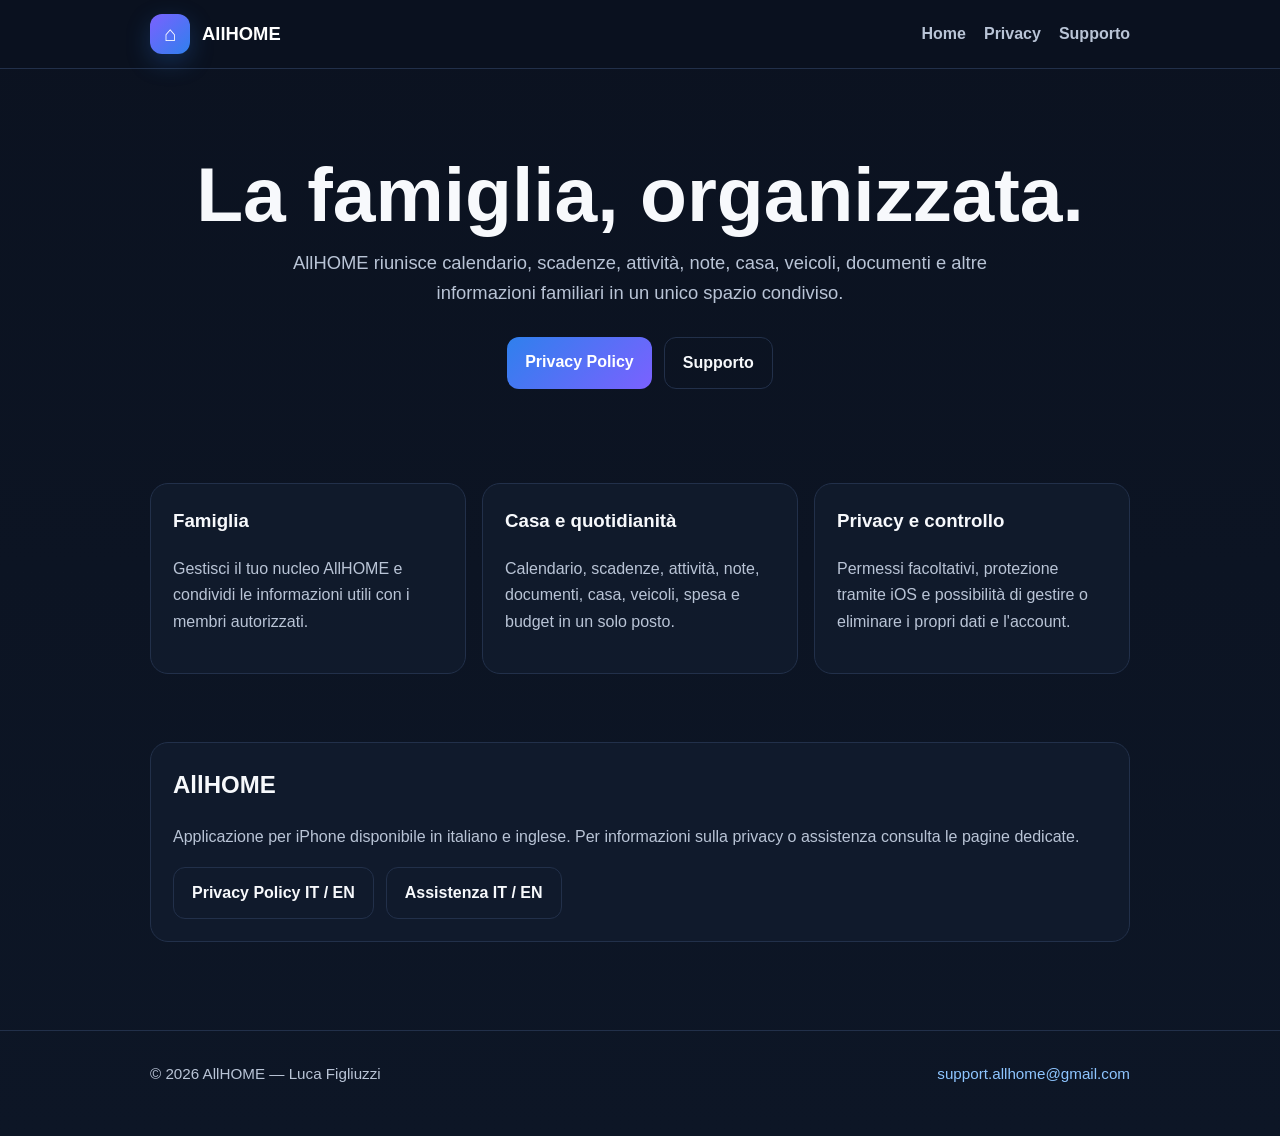
<file: index.html>
<!doctype html>
<html lang="it">
<head>
  <meta charset="utf-8">
  <meta name="viewport" content="width=device-width,initial-scale=1">
  <meta name="description" content="AllHOME - Organizza famiglia, casa, calendario, scadenze e attività in un unico spazio condiviso.">
  <title>AllHOME — Home, Family & Calendar</title>
  <link rel="stylesheet" href="styles.css">
</head>
<body>
<header>
  <div class="wrap nav">
    <a class="brand" href="index.html">
      <span class="logo">⌂</span>
      <span>AllHOME</span>
    </a>
    <nav>
      <a href="index.html">Home</a>
      <a href="privacy.html">Privacy</a>
      <a href="support.html">Supporto</a>
    </nav>
  </div>
</header>

<main>
  <section class="hero wrap">
    <h1>La famiglia, organizzata.</h1>
    <p>
      AllHOME riunisce calendario, scadenze, attività, note, casa, veicoli,
      documenti e altre informazioni familiari in un unico spazio condiviso.
    </p>

    <div class="actions">
      <a class="btn" href="privacy.html">Privacy Policy</a>
      <a class="btn secondary" href="support.html">Supporto</a>
    </div>
  </section>

  <section class="wrap">
    <div class="grid">
      <article class="card">
        <h3>Famiglia</h3>
        <p class="muted">
          Gestisci il tuo nucleo AllHOME e condividi le informazioni utili con
          i membri autorizzati.
        </p>
      </article>

      <article class="card">
        <h3>Casa e quotidianità</h3>
        <p class="muted">
          Calendario, scadenze, attività, note, documenti, casa, veicoli,
          spesa e budget in un solo posto.
        </p>
      </article>

      <article class="card">
        <h3>Privacy e controllo</h3>
        <p class="muted">
          Permessi facoltativi, protezione tramite iOS e possibilità di gestire
          o eliminare i propri dati e l'account.
        </p>
      </article>
    </div>
  </section>

  <section class="wrap">
    <div class="card">
      <h2>AllHOME</h2>
      <p class="muted">
        Applicazione per iPhone disponibile in italiano e inglese.
        Per informazioni sulla privacy o assistenza consulta le pagine dedicate.
      </p>

      <div class="actions left">
        <a class="btn secondary" href="privacy.html">Privacy Policy IT / EN</a>
        <a class="btn secondary" href="support.html">Assistenza IT / EN</a>
      </div>
    </div>
  </section>
</main>

<footer>
  <div class="wrap footer-row">
    <span>© 2026 AllHOME — Luca Figliuzzi</span>
    <span>
      <a href="mailto:support.allhome@gmail.com">
        support.allhome@gmail.com
      </a>
    </span>
  </div>
</footer>
</body>
</html>
</file>
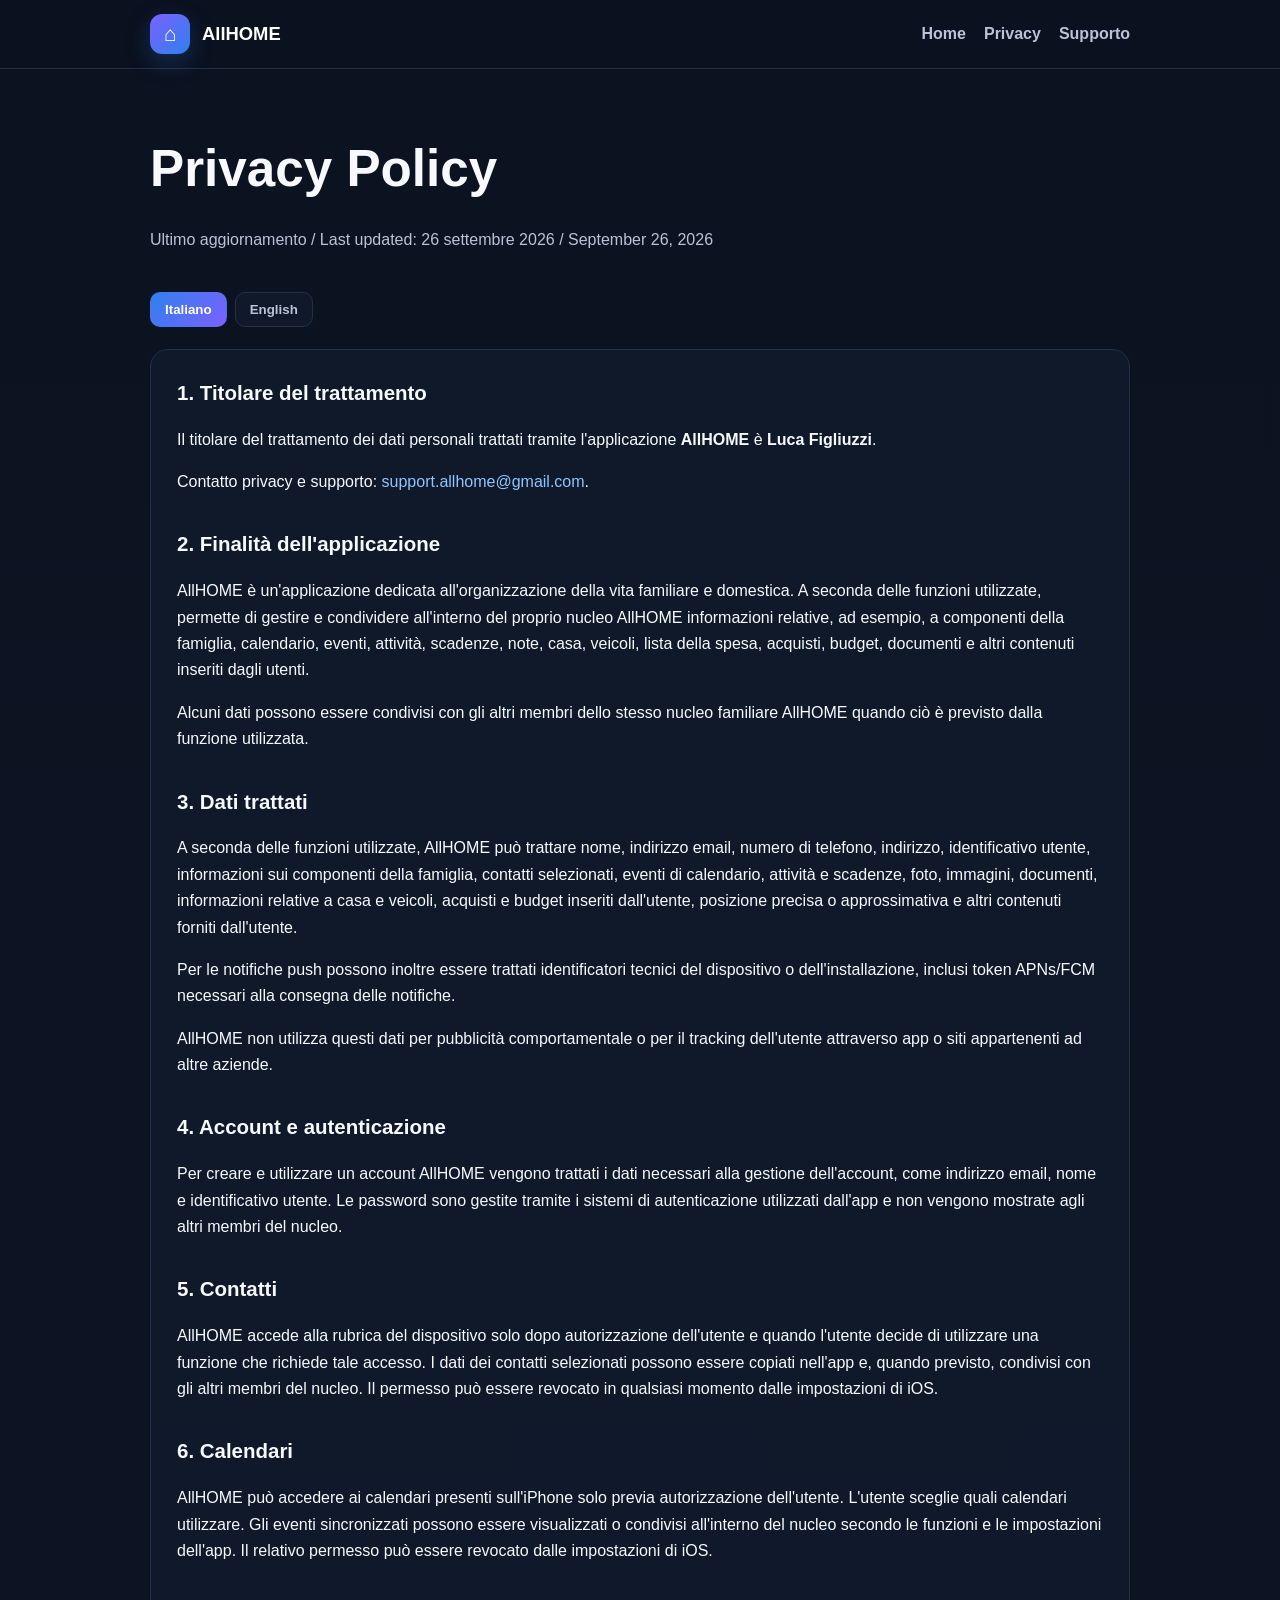
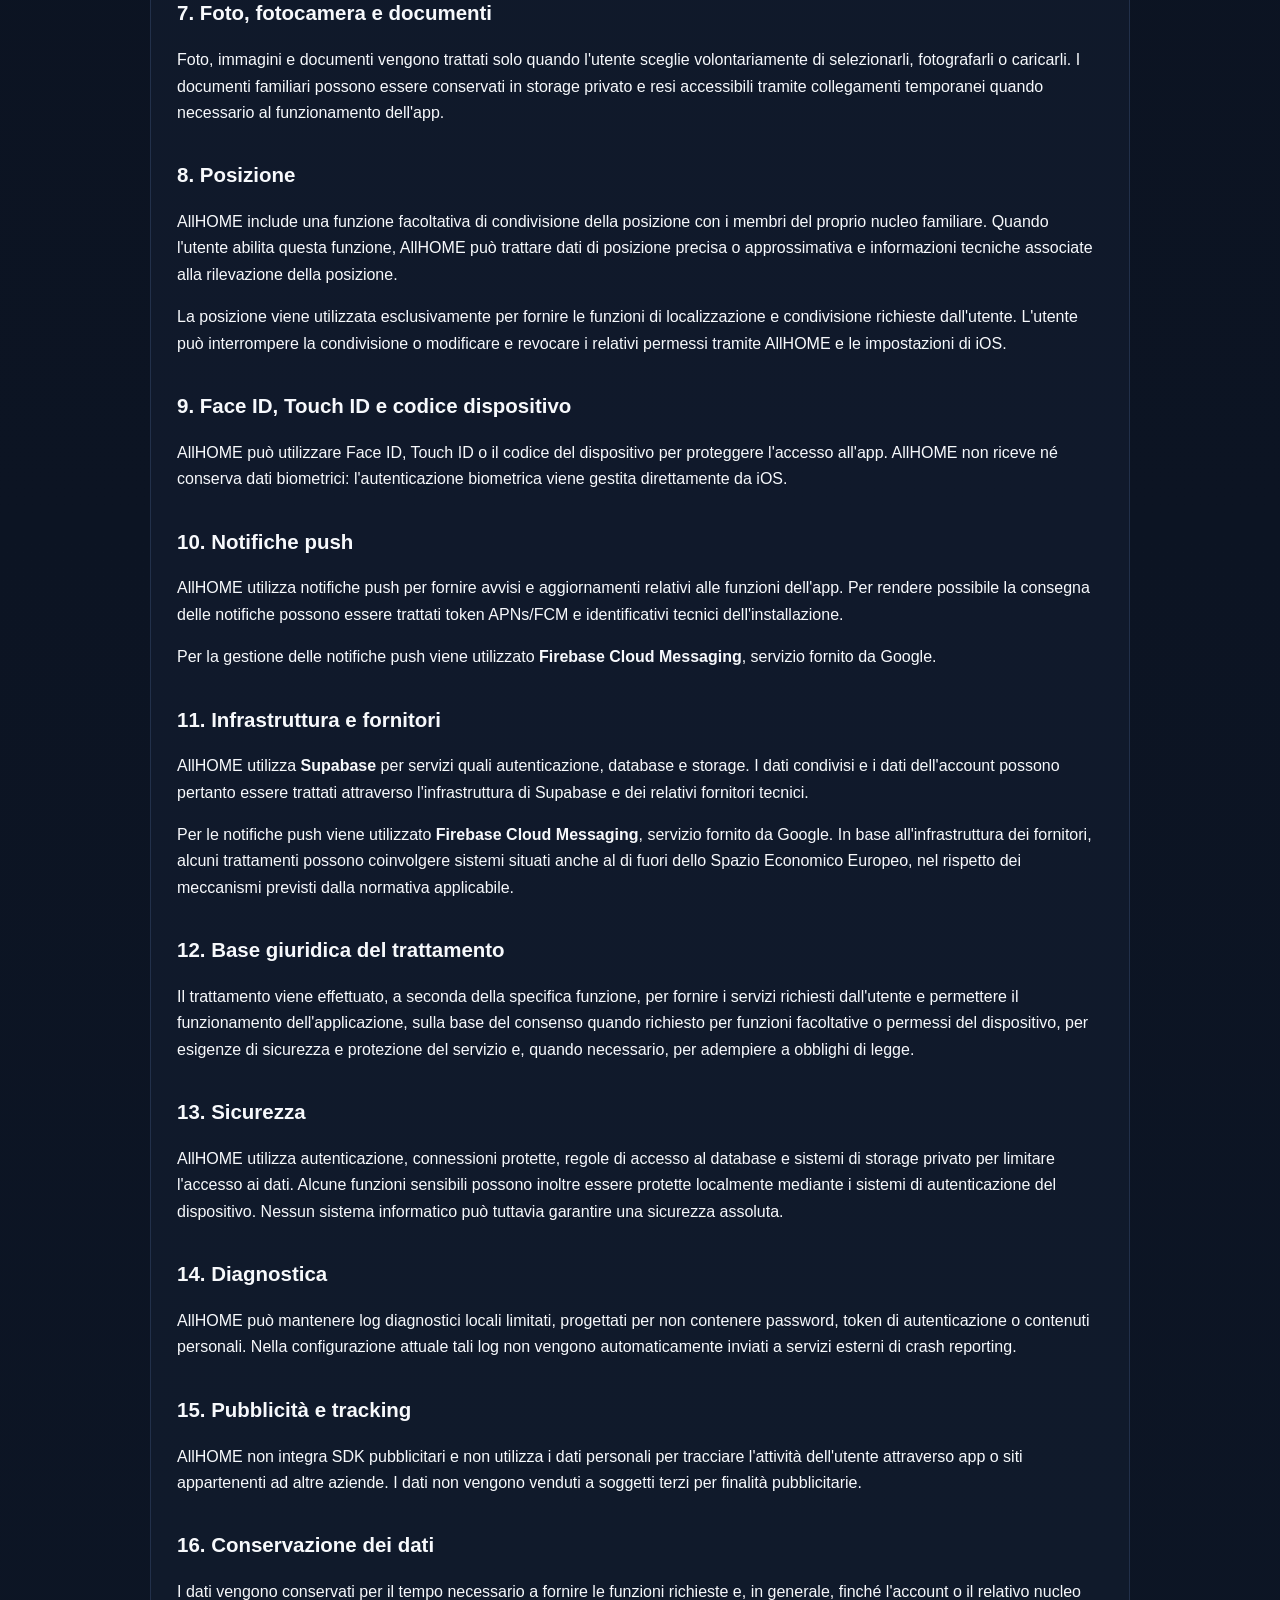
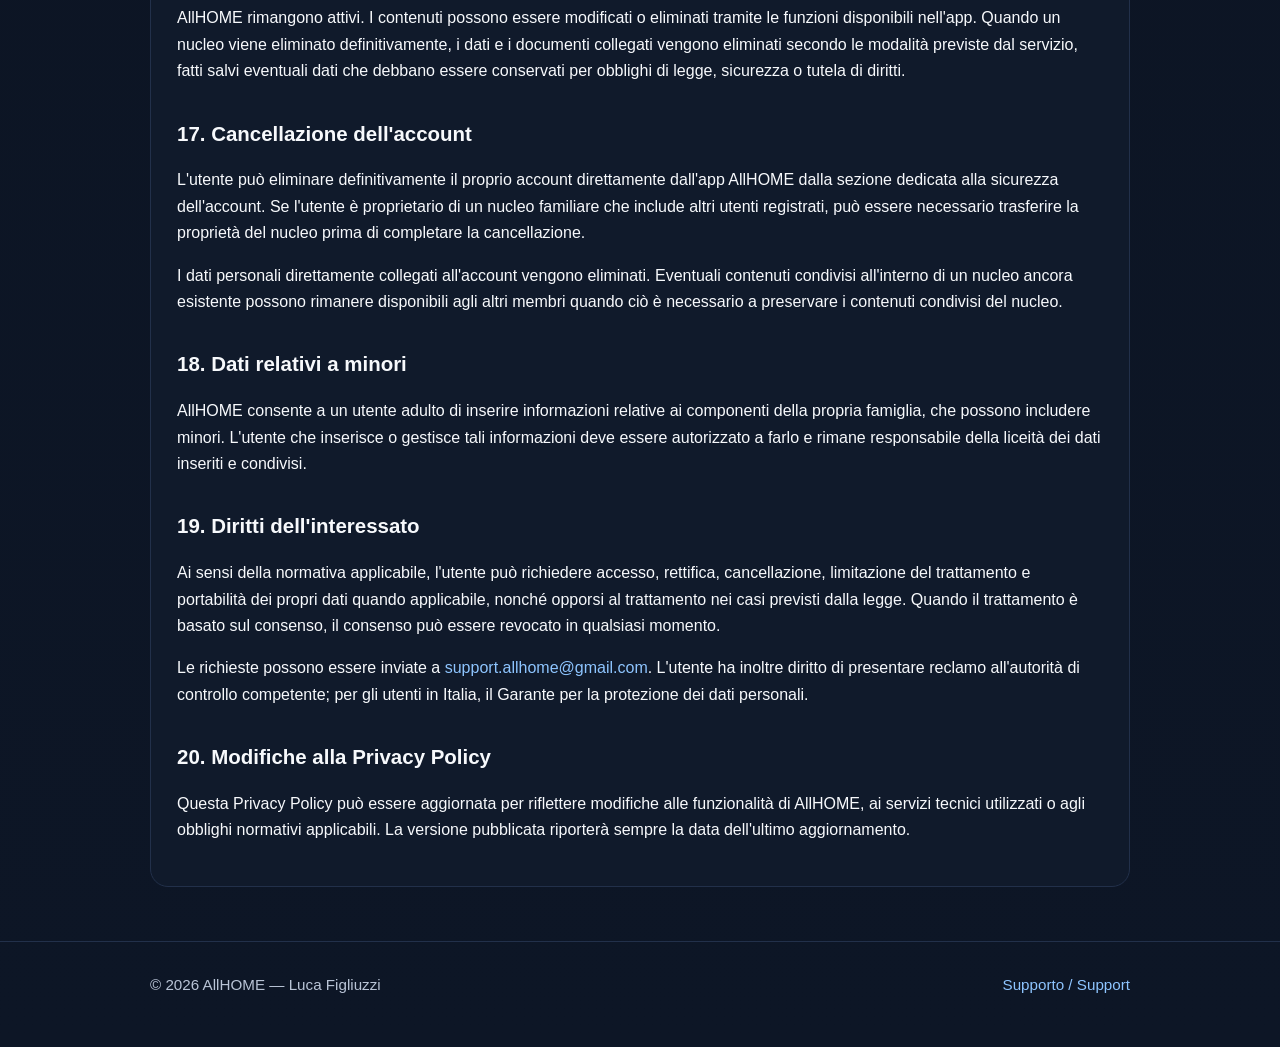
<file: privacy.html>
<!doctype html>
<html lang="it">
<head>
  <meta charset="utf-8">
  <meta name="viewport" content="width=device-width,initial-scale=1">
  <meta name="description" content="Privacy Policy ufficiale di AllHOME in italiano e inglese.">
  <title>Privacy Policy — AllHOME</title>
  <link rel="stylesheet" href="styles.css">
</head>
<body>
<header>
  <div class="wrap nav">
    <a class="brand" href="index.html"><span class="logo">⌂</span><span>AllHOME</span></a>
    <nav>
      <a href="index.html">Home</a>
      <a href="privacy.html">Privacy</a>
      <a href="support.html">Supporto</a>
    </nav>
  </div>
</header>

<main class="wrap">
  <div class="page-title">
    <h1>Privacy Policy</h1>
    <p class="muted">Ultimo aggiornamento / Last updated: 26 settembre 2026 / September 26, 2026</p>
  </div>

  <div class="lang-switch" aria-label="Language">
    <button id="btn-it" class="active" type="button" onclick="setLang('it')">Italiano</button>
    <button id="btn-en" type="button" onclick="setLang('en')">English</button>
  </div>

  <article id="lang-it" class="policy lang-block">
    <h2>1. Titolare del trattamento</h2>
    <p>Il titolare del trattamento dei dati personali trattati tramite l'applicazione <strong>AllHOME</strong> è <strong>Luca Figliuzzi</strong>.</p>
    <p>Contatto privacy e supporto: <a href="mailto:support.allhome@gmail.com">support.allhome@gmail.com</a>.</p>

    <h2>2. Finalità dell'applicazione</h2>
    <p>AllHOME è un'applicazione dedicata all'organizzazione della vita familiare e domestica. A seconda delle funzioni utilizzate, permette di gestire e condividere all'interno del proprio nucleo AllHOME informazioni relative, ad esempio, a componenti della famiglia, calendario, eventi, attività, scadenze, note, casa, veicoli, lista della spesa, acquisti, budget, documenti e altri contenuti inseriti dagli utenti.</p>
    <p>Alcuni dati possono essere condivisi con gli altri membri dello stesso nucleo familiare AllHOME quando ciò è previsto dalla funzione utilizzata.</p>

    <h2>3. Dati trattati</h2>
    <p>A seconda delle funzioni utilizzate, AllHOME può trattare nome, indirizzo email, numero di telefono, indirizzo, identificativo utente, informazioni sui componenti della famiglia, contatti selezionati, eventi di calendario, attività e scadenze, foto, immagini, documenti, informazioni relative a casa e veicoli, acquisti e budget inseriti dall'utente, posizione precisa o approssimativa e altri contenuti forniti dall'utente.</p>
    <p>Per le notifiche push possono inoltre essere trattati identificatori tecnici del dispositivo o dell'installazione, inclusi token APNs/FCM necessari alla consegna delle notifiche.</p>
    <p>AllHOME non utilizza questi dati per pubblicità comportamentale o per il tracking dell'utente attraverso app o siti appartenenti ad altre aziende.</p>

    <h2>4. Account e autenticazione</h2>
    <p>Per creare e utilizzare un account AllHOME vengono trattati i dati necessari alla gestione dell'account, come indirizzo email, nome e identificativo utente. Le password sono gestite tramite i sistemi di autenticazione utilizzati dall'app e non vengono mostrate agli altri membri del nucleo.</p>

    <h2>5. Contatti</h2>
    <p>AllHOME accede alla rubrica del dispositivo solo dopo autorizzazione dell'utente e quando l'utente decide di utilizzare una funzione che richiede tale accesso. I dati dei contatti selezionati possono essere copiati nell'app e, quando previsto, condivisi con gli altri membri del nucleo. Il permesso può essere revocato in qualsiasi momento dalle impostazioni di iOS.</p>

    <h2>6. Calendari</h2>
    <p>AllHOME può accedere ai calendari presenti sull'iPhone solo previa autorizzazione dell'utente. L'utente sceglie quali calendari utilizzare. Gli eventi sincronizzati possono essere visualizzati o condivisi all'interno del nucleo secondo le funzioni e le impostazioni dell'app. Il relativo permesso può essere revocato dalle impostazioni di iOS.</p>

    <h2>7. Foto, fotocamera e documenti</h2>
    <p>Foto, immagini e documenti vengono trattati solo quando l'utente sceglie volontariamente di selezionarli, fotografarli o caricarli. I documenti familiari possono essere conservati in storage privato e resi accessibili tramite collegamenti temporanei quando necessario al funzionamento dell'app.</p>

    <h2>8. Posizione</h2>
    <p>AllHOME include una funzione facoltativa di condivisione della posizione con i membri del proprio nucleo familiare. Quando l'utente abilita questa funzione, AllHOME può trattare dati di posizione precisa o approssimativa e informazioni tecniche associate alla rilevazione della posizione.</p>
    <p>La posizione viene utilizzata esclusivamente per fornire le funzioni di localizzazione e condivisione richieste dall'utente. L'utente può interrompere la condivisione o modificare e revocare i relativi permessi tramite AllHOME e le impostazioni di iOS.</p>

    <h2>9. Face ID, Touch ID e codice dispositivo</h2>
    <p>AllHOME può utilizzare Face ID, Touch ID o il codice del dispositivo per proteggere l'accesso all'app. AllHOME non riceve né conserva dati biometrici: l'autenticazione biometrica viene gestita direttamente da iOS.</p>

    <h2>10. Notifiche push</h2>
    <p>AllHOME utilizza notifiche push per fornire avvisi e aggiornamenti relativi alle funzioni dell'app. Per rendere possibile la consegna delle notifiche possono essere trattati token APNs/FCM e identificativi tecnici dell'installazione.</p>
    <p>Per la gestione delle notifiche push viene utilizzato <strong>Firebase Cloud Messaging</strong>, servizio fornito da Google.</p>

    <h2>11. Infrastruttura e fornitori</h2>
    <p>AllHOME utilizza <strong>Supabase</strong> per servizi quali autenticazione, database e storage. I dati condivisi e i dati dell'account possono pertanto essere trattati attraverso l'infrastruttura di Supabase e dei relativi fornitori tecnici.</p>
    <p>Per le notifiche push viene utilizzato <strong>Firebase Cloud Messaging</strong>, servizio fornito da Google. In base all'infrastruttura dei fornitori, alcuni trattamenti possono coinvolgere sistemi situati anche al di fuori dello Spazio Economico Europeo, nel rispetto dei meccanismi previsti dalla normativa applicabile.</p>

    <h2>12. Base giuridica del trattamento</h2>
    <p>Il trattamento viene effettuato, a seconda della specifica funzione, per fornire i servizi richiesti dall'utente e permettere il funzionamento dell'applicazione, sulla base del consenso quando richiesto per funzioni facoltative o permessi del dispositivo, per esigenze di sicurezza e protezione del servizio e, quando necessario, per adempiere a obblighi di legge.</p>

    <h2>13. Sicurezza</h2>
    <p>AllHOME utilizza autenticazione, connessioni protette, regole di accesso al database e sistemi di storage privato per limitare l'accesso ai dati. Alcune funzioni sensibili possono inoltre essere protette localmente mediante i sistemi di autenticazione del dispositivo. Nessun sistema informatico può tuttavia garantire una sicurezza assoluta.</p>

    <h2>14. Diagnostica</h2>
    <p>AllHOME può mantenere log diagnostici locali limitati, progettati per non contenere password, token di autenticazione o contenuti personali. Nella configurazione attuale tali log non vengono automaticamente inviati a servizi esterni di crash reporting.</p>

    <h2>15. Pubblicità e tracking</h2>
    <p>AllHOME non integra SDK pubblicitari e non utilizza i dati personali per tracciare l'attività dell'utente attraverso app o siti appartenenti ad altre aziende. I dati non vengono venduti a soggetti terzi per finalità pubblicitarie.</p>

    <h2>16. Conservazione dei dati</h2>
    <p>I dati vengono conservati per il tempo necessario a fornire le funzioni richieste e, in generale, finché l'account o il relativo nucleo AllHOME rimangono attivi. I contenuti possono essere modificati o eliminati tramite le funzioni disponibili nell'app. Quando un nucleo viene eliminato definitivamente, i dati e i documenti collegati vengono eliminati secondo le modalità previste dal servizio, fatti salvi eventuali dati che debbano essere conservati per obblighi di legge, sicurezza o tutela di diritti.</p>

    <h2>17. Cancellazione dell'account</h2>
    <p>L'utente può eliminare definitivamente il proprio account direttamente dall'app AllHOME dalla sezione dedicata alla sicurezza dell'account. Se l'utente è proprietario di un nucleo familiare che include altri utenti registrati, può essere necessario trasferire la proprietà del nucleo prima di completare la cancellazione.</p>
    <p>I dati personali direttamente collegati all'account vengono eliminati. Eventuali contenuti condivisi all'interno di un nucleo ancora esistente possono rimanere disponibili agli altri membri quando ciò è necessario a preservare i contenuti condivisi del nucleo.</p>

    <h2>18. Dati relativi a minori</h2>
    <p>AllHOME consente a un utente adulto di inserire informazioni relative ai componenti della propria famiglia, che possono includere minori. L'utente che inserisce o gestisce tali informazioni deve essere autorizzato a farlo e rimane responsabile della liceità dei dati inseriti e condivisi.</p>

    <h2>19. Diritti dell'interessato</h2>
    <p>Ai sensi della normativa applicabile, l'utente può richiedere accesso, rettifica, cancellazione, limitazione del trattamento e portabilità dei propri dati quando applicabile, nonché opporsi al trattamento nei casi previsti dalla legge. Quando il trattamento è basato sul consenso, il consenso può essere revocato in qualsiasi momento.</p>
    <p>Le richieste possono essere inviate a <a href="mailto:support.allhome@gmail.com">support.allhome@gmail.com</a>. L'utente ha inoltre diritto di presentare reclamo all'autorità di controllo competente; per gli utenti in Italia, il Garante per la protezione dei dati personali.</p>

    <h2>20. Modifiche alla Privacy Policy</h2>
    <p>Questa Privacy Policy può essere aggiornata per riflettere modifiche alle funzionalità di AllHOME, ai servizi tecnici utilizzati o agli obblighi normativi applicabili. La versione pubblicata riporterà sempre la data dell'ultimo aggiornamento.</p>
  </article>

  <article id="lang-en" class="policy lang-block" hidden>
    <h2>1. Data Controller</h2>
    <p>The data controller for personal data processed through the <strong>AllHOME</strong> application is <strong>Luca Figliuzzi</strong>.</p>
    <p>Privacy and support contact: <a href="mailto:support.allhome@gmail.com">support.allhome@gmail.com</a>.</p>

    <h2>2. Purpose of the Application</h2>
    <p>AllHOME is an application designed to help organize family and household life. Depending on the features used, it allows users to manage and share within their AllHOME household information such as family members, calendars, events, activities, deadlines, notes, home information, vehicles, grocery lists, purchases, budgets, documents and other content entered by users.</p>
    <p>Some data may be shared with other members of the same AllHOME household when this is part of the feature being used.</p>

    <h2>3. Data Processed</h2>
    <p>Depending on the features used, AllHOME may process name, email address, phone number, address, user identifier, information about family members, selected contacts, calendar events, activities and deadlines, photos, images, documents, home and vehicle information, purchases and budget information entered by the user, precise or approximate location, and other content provided by the user.</p>
    <p>For push notifications, technical device or installation identifiers may also be processed, including APNs/FCM tokens required to deliver notifications.</p>
    <p>AllHOME does not use this data for behavioral advertising or to track users across apps or websites owned by other companies.</p>

    <h2>4. Account and Authentication</h2>
    <p>To create and use an AllHOME account, the app processes information needed to manage the account, such as email address, name and user identifier. Passwords are handled by the authentication systems used by the app and are not displayed to other household members.</p>

    <h2>5. Contacts</h2>
    <p>AllHOME accesses device contacts only after the user grants permission and chooses to use a feature that requires such access. Selected contact data may be copied into AllHOME and, where applicable, shared with other household members. Permission can be revoked at any time in iOS Settings.</p>

    <h2>6. Calendars</h2>
    <p>AllHOME may access calendars on the iPhone only after the user grants permission. The user chooses which calendars to use. Synced events may be displayed or shared within the household according to the app's features and settings. The permission can be revoked in iOS Settings.</p>

    <h2>7. Photos, Camera and Documents</h2>
    <p>Photos, images and documents are processed only when the user voluntarily selects, captures or uploads them. Family documents may be stored in private storage and made available through temporary links when required for the app to function.</p>

    <h2>8. Location</h2>
    <p>AllHOME includes an optional feature for sharing location with members of the user's household. When enabled, AllHOME may process precise or approximate location data and technical information associated with the location reading.</p>
    <p>Location is used only to provide the location and sharing features requested by the user. The user can stop sharing or change and revoke related permissions through AllHOME and iOS Settings.</p>

    <h2>9. Face ID, Touch ID and Device Passcode</h2>
    <p>AllHOME may use Face ID, Touch ID or the device passcode to protect access to the app. AllHOME does not receive or store biometric data; biometric authentication is handled directly by iOS.</p>

    <h2>10. Push Notifications</h2>
    <p>AllHOME uses push notifications to provide alerts and updates related to app features. APNs/FCM tokens and technical installation identifiers may be processed to deliver these notifications.</p>
    <p>Push notifications are managed using <strong>Firebase Cloud Messaging</strong>, a service provided by Google.</p>

    <h2>11. Infrastructure and Service Providers</h2>
    <p>AllHOME uses <strong>Supabase</strong> for services such as authentication, database and storage. Shared data and account data may therefore be processed through Supabase infrastructure and its technical providers.</p>
    <p>Push notifications use <strong>Firebase Cloud Messaging</strong>, provided by Google. Depending on provider infrastructure, some processing may involve systems located outside the European Economic Area, subject to the safeguards required by applicable law.</p>

    <h2>12. Legal Basis for Processing</h2>
    <p>Depending on the specific feature, data is processed to provide services requested by the user and enable the app to function, on the basis of consent where required for optional features or device permissions, for service security and protection, and where necessary to comply with legal obligations.</p>

    <h2>13. Security</h2>
    <p>AllHOME uses authentication, protected connections, database access rules and private storage to restrict access to data. Sensitive features may also be protected locally using device authentication systems. However, no information system can guarantee absolute security.</p>

    <h2>14. Diagnostics</h2>
    <p>AllHOME may keep limited local diagnostic logs designed not to contain passwords, authentication tokens or personal content. In the current configuration, these logs are not automatically sent to external crash-reporting services.</p>

    <h2>15. Advertising and Tracking</h2>
    <p>AllHOME does not integrate advertising SDKs and does not use personal data to track user activity across apps or websites owned by other companies. Data is not sold to third parties for advertising purposes.</p>

    <h2>16. Data Retention</h2>
    <p>Data is retained for as long as necessary to provide the requested features and, generally, while the account or related AllHOME household remains active. Content can be changed or deleted using the features available in the app. When a household is permanently deleted, associated data and documents are removed according to the service rules, except where retention is required by law, security needs or the protection of legal rights.</p>

    <h2>17. Account Deletion</h2>
    <p>Users can permanently delete their account directly from AllHOME in the account security section. If the user owns a household that includes other registered users, ownership may need to be transferred before deletion can be completed.</p>
    <p>Personal data directly linked to the account is deleted. Shared household content may remain available to other members where necessary to preserve shared household content.</p>

    <h2>18. Children's Data</h2>
    <p>AllHOME allows an adult user to enter information about members of their family, which may include children. The user entering or managing this information must be authorized to do so and remains responsible for the lawfulness of the data entered and shared.</p>

    <h2>19. Data Subject Rights</h2>
    <p>Under applicable law, users may request access, correction, deletion, restriction of processing and portability of their personal data where applicable, and may object to processing where provided by law. Where processing is based on consent, consent may be withdrawn at any time.</p>
    <p>Requests can be sent to <a href="mailto:support.allhome@gmail.com">support.allhome@gmail.com</a>. Users also have the right to lodge a complaint with the competent supervisory authority.</p>

    <h2>20. Changes to this Privacy Policy</h2>
    <p>This Privacy Policy may be updated to reflect changes to AllHOME features, technical services used or applicable legal requirements. The published version will always show the date of the latest update.</p>
  </article>
</main>

<footer>
  <div class="wrap footer-row">
    <span>© 2026 AllHOME — Luca Figliuzzi</span>
    <span><a href="support.html">Supporto / Support</a></span>
  </div>
</footer>

<script>
function setLang(lang) {
  const it = document.getElementById('lang-it');
  const en = document.getElementById('lang-en');
  const bit = document.getElementById('btn-it');
  const ben = document.getElementById('btn-en');
  const english = lang === 'en';
  it.hidden = english;
  en.hidden = !english;
  bit.classList.toggle('active', !english);
  ben.classList.toggle('active', english);
  document.documentElement.lang = lang;
}
</script>
</body>
</html>
</file>
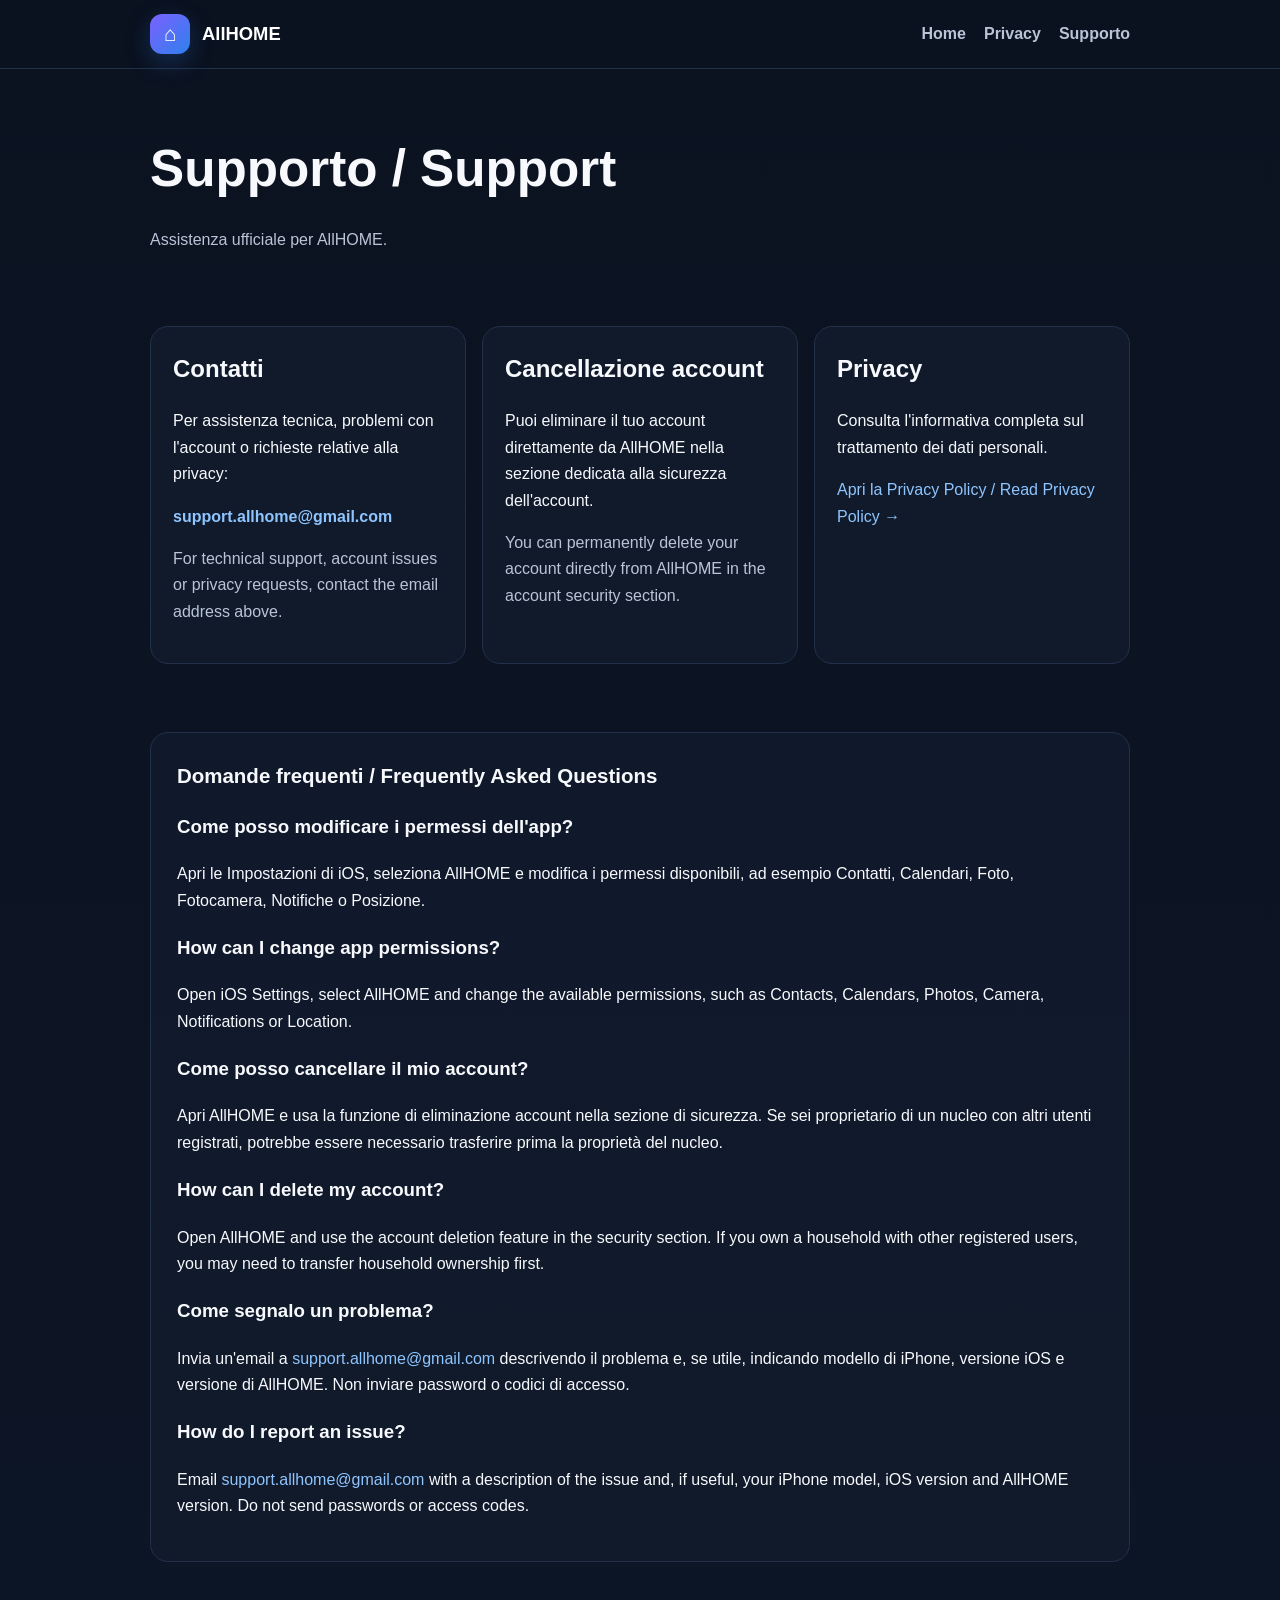
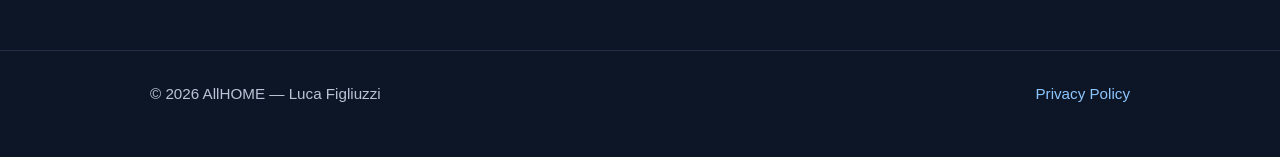
<file: support.html>
<!doctype html>
<html lang="it">
<head>
  <meta charset="utf-8">
  <meta name="viewport" content="width=device-width,initial-scale=1">
  <meta name="description" content="Supporto ufficiale AllHOME. Assistenza, privacy e cancellazione account.">
  <title>Supporto — AllHOME</title>
  <link rel="stylesheet" href="styles.css">
</head>
<body>
<header>
  <div class="wrap nav">
    <a class="brand" href="index.html"><span class="logo">⌂</span><span>AllHOME</span></a>
    <nav>
      <a href="index.html">Home</a>
      <a href="privacy.html">Privacy</a>
      <a href="support.html">Supporto</a>
    </nav>
  </div>
</header>

<main class="wrap">
  <div class="page-title">
    <h1>Supporto / Support</h1>
    <p class="muted">Assistenza ufficiale per AllHOME.</p>
  </div>

  <section class="grid">
    <article class="card">
      <h2>Contatti</h2>
      <p>Per assistenza tecnica, problemi con l'account o richieste relative alla privacy:</p>
      <p><strong><a href="mailto:support.allhome@gmail.com">support.allhome@gmail.com</a></strong></p>
      <p class="muted">For technical support, account issues or privacy requests, contact the email address above.</p>
    </article>

    <article class="card">
      <h2>Cancellazione account</h2>
      <p>Puoi eliminare il tuo account direttamente da AllHOME nella sezione dedicata alla sicurezza dell'account.</p>
      <p class="muted">You can permanently delete your account directly from AllHOME in the account security section.</p>
    </article>

    <article class="card">
      <h2>Privacy</h2>
      <p>Consulta l'informativa completa sul trattamento dei dati personali.</p>
      <p><a href="privacy.html">Apri la Privacy Policy / Read Privacy Policy →</a></p>
    </article>
  </section>

  <section>
    <article class="policy">
      <h2>Domande frequenti / Frequently Asked Questions</h2>

      <h3>Come posso modificare i permessi dell'app?</h3>
      <p>Apri le Impostazioni di iOS, seleziona AllHOME e modifica i permessi disponibili, ad esempio Contatti, Calendari, Foto, Fotocamera, Notifiche o Posizione.</p>

      <h3>How can I change app permissions?</h3>
      <p>Open iOS Settings, select AllHOME and change the available permissions, such as Contacts, Calendars, Photos, Camera, Notifications or Location.</p>

      <h3>Come posso cancellare il mio account?</h3>
      <p>Apri AllHOME e usa la funzione di eliminazione account nella sezione di sicurezza. Se sei proprietario di un nucleo con altri utenti registrati, potrebbe essere necessario trasferire prima la proprietà del nucleo.</p>

      <h3>How can I delete my account?</h3>
      <p>Open AllHOME and use the account deletion feature in the security section. If you own a household with other registered users, you may need to transfer household ownership first.</p>

      <h3>Come segnalo un problema?</h3>
      <p>Invia un'email a <a href="mailto:support.allhome@gmail.com">support.allhome@gmail.com</a> descrivendo il problema e, se utile, indicando modello di iPhone, versione iOS e versione di AllHOME. Non inviare password o codici di accesso.</p>

      <h3>How do I report an issue?</h3>
      <p>Email <a href="mailto:support.allhome@gmail.com">support.allhome@gmail.com</a> with a description of the issue and, if useful, your iPhone model, iOS version and AllHOME version. Do not send passwords or access codes.</p>
    </article>
  </section>
</main>

<footer>
  <div class="wrap footer-row">
    <span>© 2026 AllHOME — Luca Figliuzzi</span>
    <span><a href="privacy.html">Privacy Policy</a></span>
  </div>
</footer>
</body>
</html>
</file>
<file: styles.css>
:root {
  --bg: #0b1220;
  --card: #111b2d;
  --text: #f7f9fc;
  --muted: #b9c4d6;
  --line: #22304a;
  --accent: #2f80ed;
  --accent2: #7b61ff;
  --max: 980px;
}

* {
  box-sizing: border-box;
}

html {
  scroll-behavior: smooth;
}

body {
  margin: 0;
  font-family: -apple-system, BlinkMacSystemFont, "Segoe UI", Roboto,
    Helvetica, Arial, sans-serif;
  background: linear-gradient(180deg, #0b1220 0%, #0d1626 100%);
  color: var(--text);
  line-height: 1.65;
}

a {
  color: #8ec5ff;
  text-decoration: none;
}

a:hover {
  text-decoration: underline;
}

.wrap {
  width: min(calc(100% - 32px), var(--max));
  margin: 0 auto;
}

header {
  position: sticky;
  top: 0;
  z-index: 20;
  background: rgba(11, 18, 32, 0.92);
  backdrop-filter: blur(14px);
  border-bottom: 1px solid var(--line);
}

.nav {
  min-height: 68px;
  display: flex;
  align-items: center;
  justify-content: space-between;
  gap: 20px;
}

.brand {
  display: flex;
  align-items: center;
  gap: 12px;
  font-weight: 800;
  font-size: 1.15rem;
  color: white;
}

.logo {
  width: 40px;
  height: 40px;
  border-radius: 12px;
  display: grid;
  place-items: center;
  background: linear-gradient(135deg, var(--accent2), var(--accent));
  box-shadow: 0 8px 24px rgba(47, 128, 237, 0.25);
  font-size: 21px;
}

nav {
  display: flex;
  gap: 18px;
  flex-wrap: wrap;
}

nav a {
  color: var(--muted);
  font-weight: 600;
}

.hero {
  padding: 86px 0 60px;
  text-align: center;
}

.hero h1 {
  font-size: clamp(2.4rem, 8vw, 4.8rem);
  margin: 0 0 14px;
  line-height: 1.03;
}

.hero p {
  font-size: 1.15rem;
  color: var(--muted);
  max-width: 700px;
  margin: 0 auto 28px;
}

.actions {
  display: flex;
  gap: 12px;
  justify-content: center;
  flex-wrap: wrap;
}

.actions.left {
  justify-content: flex-start;
}

.btn {
  display: inline-block;
  padding: 12px 18px;
  border-radius: 12px;
  background: linear-gradient(135deg, var(--accent), var(--accent2));
  color: white;
  font-weight: 700;
}

.btn.secondary {
  background: transparent;
  border: 1px solid var(--line);
  color: var(--text);
}

section {
  padding: 34px 0;
}

.grid {
  display: grid;
  grid-template-columns: repeat(3, 1fr);
  gap: 16px;
}

.card {
  background: rgba(17, 27, 45, 0.9);
  border: 1px solid var(--line);
  border-radius: 18px;
  padding: 22px;
}

.card h2,
.card h3 {
  margin-top: 0;
}

.muted {
  color: var(--muted);
}

.page-title {
  padding: 58px 0 22px;
}

.page-title h1 {
  font-size: clamp(2rem, 6vw, 3.2rem);
  margin: 0 0 8px;
}

.policy {
  background: rgba(17, 27, 45, 0.78);
  border: 1px solid var(--line);
  border-radius: 18px;
  padding: 26px;
}

.policy h2 {
  margin-top: 32px;
  font-size: 1.28rem;
}

.policy h2:first-child {
  margin-top: 0;
}

.lang-switch {
  display: flex;
  gap: 8px;
  margin: 0 0 22px;
  flex-wrap: wrap;
}

.lang-switch button {
  appearance: none;
  border: 1px solid var(--line);
  background: #0f192a;
  color: var(--muted);
  padding: 9px 14px;
  border-radius: 10px;
  font-weight: 700;
  cursor: pointer;
}

.lang-switch button.active {
  background: linear-gradient(135deg, var(--accent), var(--accent2));
  color: white;
  border-color: transparent;
}

.lang-block[hidden] {
  display: none;
}

.notice {
  border-left: 4px solid var(--accent);
  background: rgba(47, 128, 237, 0.09);
  padding: 14px 16px;
  border-radius: 8px;
  margin: 18px 0;
}

footer {
  border-top: 1px solid var(--line);
  margin-top: 54px;
  padding: 30px 0 50px;
  color: var(--muted);
  font-size: 0.95rem;
}

footer .footer-row {
  display: flex;
  justify-content: space-between;
  gap: 20px;
  flex-wrap: wrap;
}

ul {
  padding-left: 22px;
}

code {
  background: #0a101b;
  padding: 2px 6px;
  border-radius: 6px;
}

@media (max-width: 760px) {
  .grid {
    grid-template-columns: 1fr;
  }

  .nav {
    align-items: flex-start;
    padding: 14px 0;
    flex-direction: column;
  }

  nav {
    padding-bottom: 8px;
  }

  .hero {
    padding-top: 58px;
  }

  .policy {
    padding: 20px;
  }
}
</file>
